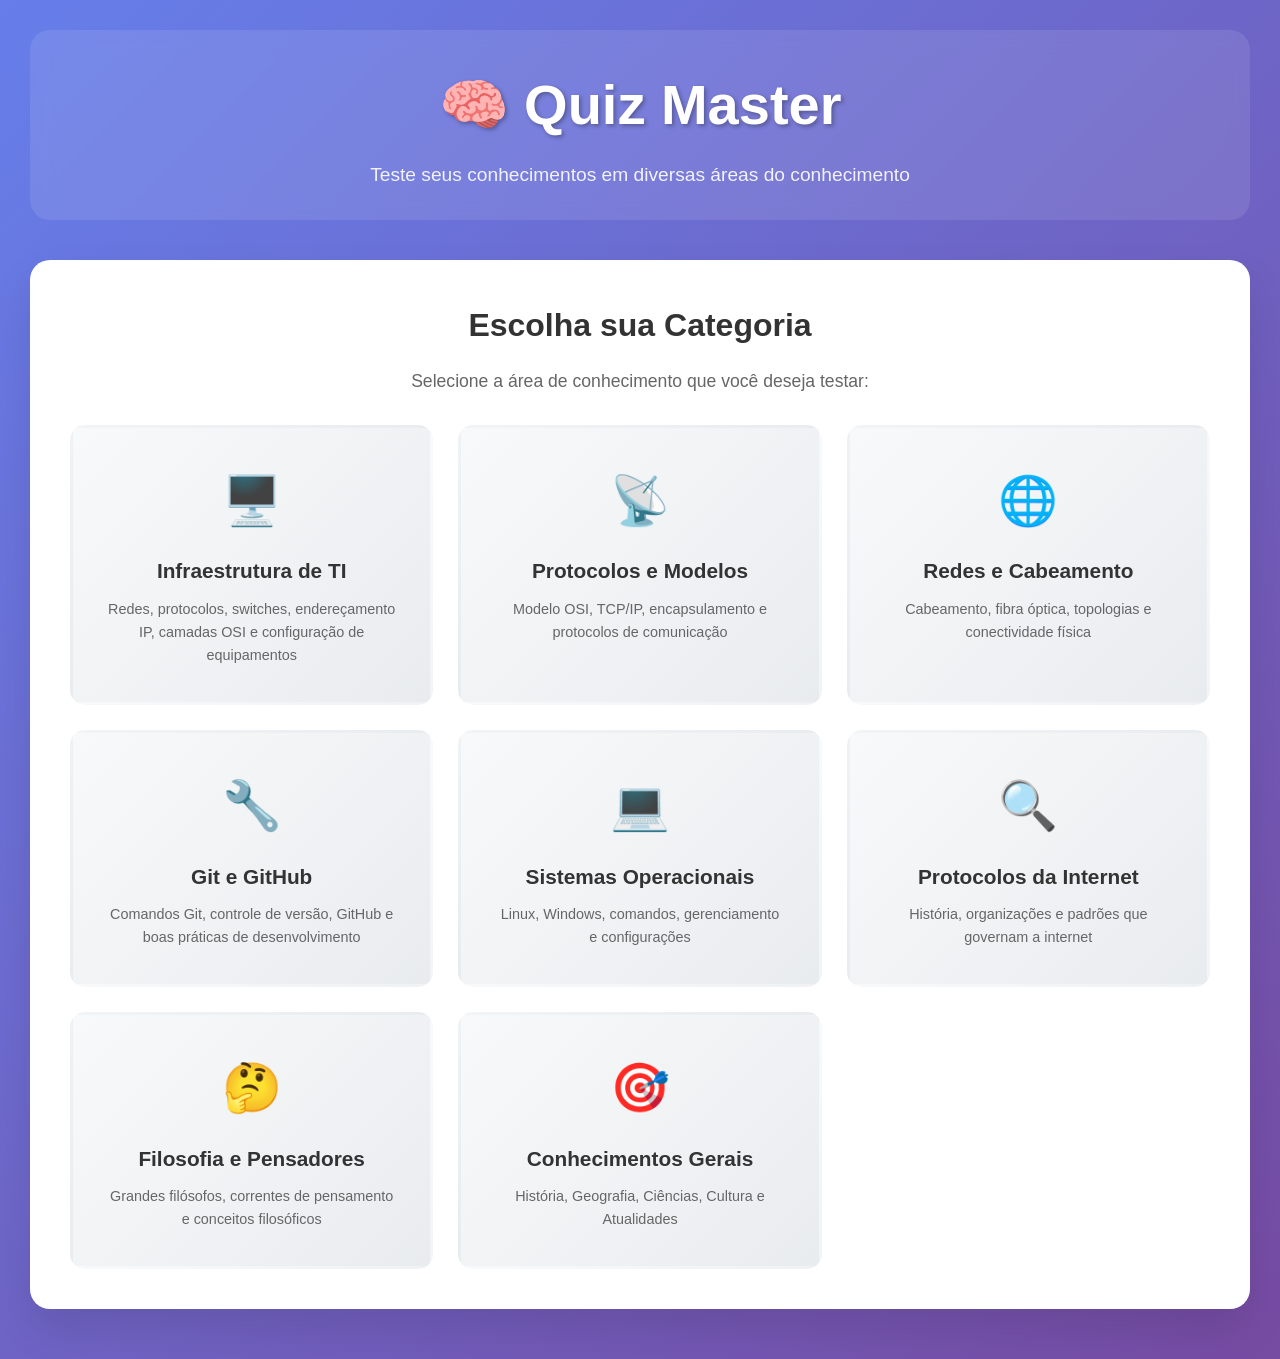
<file: index.html>
<!DOCTYPE html>
<html lang="pt-BR">
<head>
    <meta charset="UTF-8">
    <meta name="viewport" content="width=device-width, initial-scale=1.0">
    <meta name="description" content="Quiz interativo com múltiplas categorias: Infraestrutura de TI, Protocolos, Redes, Filosofia e Conhecimentos Gerais">
    <meta name="keywords" content="quiz, tecnologia, filosofia, conhecimentos gerais, TI, redes">
    <meta name="author" content="Quiz Master">
    <title>Quiz Master - Teste seus Conhecimentos</title>
    
    <!-- Favicon -->
    <link rel="icon" type="image/svg+xml" href="assets/images/favicon.svg">
    <link rel="icon" type="image/png" sizes="32x32" href="[data-uri]">
    
    <!-- CSS Files -->
    <link rel="stylesheet" href="assets/css/styles.css">
    <link rel="stylesheet" href="assets/css/components.css">
    <link rel="stylesheet" href="assets/css/responsive.css">
</head>
<body>
    <div class="container">
        <!-- Header -->
        <header>
            <h1>🧠 Quiz Master</h1>
            <p>Teste seus conhecimentos em diversas áreas do conhecimento</p>
        </header>

        <!-- Seleção de Categoria -->
        <div class="category-selection" id="categorySelection">
            <h2>Escolha sua Categoria</h2>
            <p>Selecione a área de conhecimento que você deseja testar:</p>
            
            <div class="category-grid">
                <div class="category-card" onclick="selectCategory('infraestrutura')">
                    <span class="category-icon">🖥️</span>
                    <div class="category-title">Infraestrutura de TI</div>
                    <div class="category-desc">Redes, protocolos, switches, endereçamento IP, camadas OSI e configuração de equipamentos</div>
                </div>
                
                <div class="category-card" onclick="selectCategory('protocolos')">
                    <span class="category-icon">📡</span>
                    <div class="category-title">Protocolos e Modelos</div>
                    <div class="category-desc">Modelo OSI, TCP/IP, encapsulamento e protocolos de comunicação</div>
                </div>
                
                <div class="category-card" onclick="selectCategory('redes')">
                    <span class="category-icon">🌐</span>
                    <div class="category-title">Redes e Cabeamento</div>
                    <div class="category-desc">Cabeamento, fibra óptica, topologias e conectividade física</div>
                </div>
                
                <div class="category-card" onclick="selectCategory('git')">
                    <span class="category-icon">🔧</span>
                    <div class="category-title">Git e GitHub</div>
                    <div class="category-desc">Comandos Git, controle de versão, GitHub e boas práticas de desenvolvimento</div>
                </div>
                
                <div class="category-card" onclick="selectCategory('sistemas')">
                    <span class="category-icon">💻</span>
                    <div class="category-title">Sistemas Operacionais</div>
                    <div class="category-desc">Linux, Windows, comandos, gerenciamento e configurações</div>
                </div>
                
                <div class="category-card" onclick="selectCategory('internet')">
                    <span class="category-icon">🔍</span>
                    <div class="category-title">Protocolos da Internet</div>
                    <div class="category-desc">História, organizações e padrões que governam a internet</div>
                </div>
                
                <div class="category-card" onclick="selectCategory('filosofia')">
                    <span class="category-icon">🤔</span>
                    <div class="category-title">Filosofia e Pensadores</div>
                    <div class="category-desc">Grandes filósofos, correntes de pensamento e conceitos filosóficos</div>
                </div>
                
                <div class="category-card" onclick="selectCategory('geral')">
                    <span class="category-icon">🎯</span>
                    <div class="category-title">Conhecimentos Gerais</div>
                    <div class="category-desc">História, Geografia, Ciências, Cultura e Atualidades</div>
                </div>
            </div>
        </div>

        <!-- Container do Quiz -->
        <div class="quiz-container" id="quizContainer">
            <div class="quiz-header">
                <h2 id="categoryTitle">Categoria Selecionada</h2>
                <p id="categorySubtitle">Teste seus conhecimentos</p>
            </div>

            <div class="stats-bar">
                <div class="stat-item">
                    <div class="stat-number" id="currentQuestionNum">1</div>
                    <div class="stat-label">Pergunta</div>
                </div>
                <div class="stat-item">
                    <div class="stat-number" id="currentScore">0</div>
                    <div class="stat-label">Acertos</div>
                </div>
                <div class="stat-item">
                    <div class="stat-number" id="totalQuestions">10</div>
                    <div class="stat-label">Total</div>
                </div>
            </div>

            <div class="progress-container">
                <div class="progress-bar">
                    <div class="progress-fill" id="progressBar" style="width: 10%"></div>
                </div>
            </div>

            <div id="questionsContainer">
                <!-- As perguntas serão inseridas aqui dinamicamente -->
            </div>

            <div class="controls">
                <button class="btn secondary" onclick="goBack()">⬅️ Voltar</button>
                <button class="btn" id="nextBtn" onclick="nextQuestion()" disabled>Próxima ➡️</button>
                <button class="btn" id="finishBtn" onclick="finishQuiz()" style="display: none;">🏁 Finalizar</button>
            </div>
        </div>

        <!-- Resultados -->
        <div class="results" id="results">
            <h2>🎉 Quiz Concluído!</h2>
            <div class="score-display" id="finalScore"></div>
            <div class="performance-message" id="performanceMessage"></div>
            <div class="controls">
                <button class="btn" onclick="restartQuiz()">🔄 Novo Quiz</button>
                <button class="btn secondary" onclick="goToCategories()">📚 Escolher Categoria</button>
            </div>
        </div>
    </div>

    <!-- JavaScript Files -->
    <script src="assets/js/questions.js"></script>
    <script src="assets/js/utils.js"></script>
    <script src="assets/js/app.js"></script>
</body>
</html>
</file>
<file: assets/css/styles.css>
/* ============================================
   QUIZ MASTER - ESTILOS PRINCIPAIS
   ============================================ */

/* Reset e configurações básicas */
* {
    margin: 0;
    padding: 0;
    box-sizing: border-box;
}

body {
    font-family: 'Segoe UI', Tahoma, Geneva, Verdana, sans-serif;
    line-height: 1.6;
    color: #333;
    background: linear-gradient(135deg, #667eea 0%, #764ba2 100%);
    min-height: 100vh;
}

.container {
    max-width: 1200px;
    margin: 0 auto;
    padding: 20px;
}

/* ============================================
   HEADER
   ============================================ */
header {
    text-align: center;
    margin-bottom: 40px;
    color: white;
    padding: 30px;
    background: rgba(255,255,255,0.1);
    border-radius: 20px;
    backdrop-filter: blur(10px);
}

header h1 {
    font-size: 3em;
    margin-bottom: 10px;
    text-shadow: 2px 2px 4px rgba(0,0,0,0.3);
    animation: pulse 2s infinite;
}

@keyframes pulse {
    0% { transform: scale(1); }
    50% { transform: scale(1.05); }
    100% { transform: scale(1); }
}

header p {
    font-size: 1.2em;
    opacity: 0.9;
}

/* ============================================
   BOTÕES
   ============================================ */
.btn {
    background: linear-gradient(135deg, #667eea 0%, #764ba2 100%);
    color: white;
    border: none;
    padding: 15px 30px;
    border-radius: 25px;
    font-size: 16px;
    cursor: pointer;
    transition: all 0.3s ease;
    position: relative;
    overflow: hidden;
    margin: 0 5px;
}

.btn::before {
    content: '';
    position: absolute;
    top: 50%;
    left: 50%;
    width: 0;
    height: 0;
    background: rgba(255,255,255,0.3);
    border-radius: 50%;
    transition: all 0.3s ease;
    transform: translate(-50%, -50%);
}

.btn:hover::before {
    width: 300px;
    height: 300px;
}

.btn:hover {
    transform: translateY(-3px);
    box-shadow: 0 10px 25px rgba(0,0,0,0.2);
}

.btn:disabled {
    opacity: 0.5;
    cursor: not-allowed;
    transform: none;
}

.btn:disabled:hover {
    transform: none;
    box-shadow: none;
}

.btn.secondary {
    background: #6c757d;
}

.btn.secondary:hover {
    background: #5a6268;
}

/* ============================================
   ANIMAÇÕES GLOBAIS
   ============================================ */
@keyframes fadeIn {
    from { opacity: 0; transform: translateY(20px); }
    to { opacity: 1; transform: translateY(0); }
}

@keyframes slideDown {
    from { opacity: 0; transform: translateY(-10px); }
    to { opacity: 1; transform: translateY(0); }
}

@keyframes shimmer {
    0% { transform: translateX(-100%); }
    100% { transform: translateX(100%); }
}

@keyframes celebration {
    0%, 100% { transform: scale(1); }
    50% { transform: scale(1.05); }
}

/* ============================================
   UTILITÁRIOS
   ============================================ */
.text-center {
    text-align: center;
}

.hidden {
    display: none;
}

.show {
    display: block;
    animation: fadeIn 0.5s ease-in;
}

/* ============================================
   CORES E VARIÁVEIS
   ============================================ */
:root {
    --primary-gradient: linear-gradient(135deg, #667eea 0%, #764ba2 100%);
    --secondary-color: #6c757d;
    --success-color: #28a745;
    --error-color: #dc3545;
    --warning-color: #ffc107;
    --info-color: #17a2b8;
    --light-gray: #f8f9fa;
    --medium-gray: #e9ecef;
    --border-color: #e1e5e9;
    --text-color: #333;
    --shadow-light: 0 5px 15px rgba(0,0,0,0.1);
    --shadow-medium: 0 10px 25px rgba(0,0,0,0.2);
    --shadow-heavy: 0 20px 40px rgba(0,0,0,0.1);
}
</file>
<file: assets/css/components.css>
/* ============================================
   COMPONENTES ESPECÍFICOS DO QUIZ
   ============================================ */

/* ============================================
   SELEÇÃO DE CATEGORIAS
   ============================================ */
.category-selection {
    background: white;
    border-radius: 20px;
    padding: 40px;
    box-shadow: var(--shadow-heavy);
    margin-bottom: 20px;
    text-align: center;
}

.category-selection h2 {
    font-size: 2em;
    margin-bottom: 15px;
    color: var(--text-color);
}

.category-selection p {
    font-size: 1.1em;
    color: #666;
    margin-bottom: 20px;
}

.category-grid {
    display: grid;
    grid-template-columns: repeat(auto-fit, minmax(250px, 1fr));
    gap: 20px;
    margin-top: 30px;
}

.category-card {
    background: linear-gradient(135deg, var(--light-gray) 0%, var(--medium-gray) 100%);
    border: 3px solid transparent;
    border-radius: 15px;
    padding: 30px;
    cursor: pointer;
    transition: all 0.3s ease;
    position: relative;
    overflow: hidden;
}

.category-card::before {
    content: '';
    position: absolute;
    top: 0;
    left: -100%;
    width: 100%;
    height: 100%;
    background: linear-gradient(90deg, transparent, rgba(255, 255, 255, 0.8), transparent);
    transition: left 0.5s;
}

.category-card:hover::before {
    left: 100%;
}

.category-card:hover {
    transform: translateY(-5px);
    box-shadow: var(--shadow-medium);
    border-color: #667eea;
}

.category-icon {
    font-size: 3em;
    margin-bottom: 15px;
    display: block;
}

.category-title {
    font-size: 1.3em;
    font-weight: bold;
    color: var(--text-color);
    margin-bottom: 10px;
}

.category-desc {
    color: #666;
    font-size: 0.9em;
}

/* ============================================
   CONTAINER DO QUIZ
   ============================================ */
.quiz-container {
    background: white;
    border-radius: 20px;
    padding: 40px;
    box-shadow: var(--shadow-heavy);
    display: none;
}

.quiz-header {
    text-align: center;
    margin-bottom: 30px;
    padding: 20px;
    background: var(--primary-gradient);
    color: white;
    border-radius: 15px;
}

.quiz-header h2 {
    font-size: 1.8em;
    margin-bottom: 10px;
}

.quiz-header p {
    font-size: 1em;
    opacity: 0.9;
}

/* ============================================
   ESTATÍSTICAS E PROGRESSO
   ============================================ */
.stats-bar {
    display: flex;
    justify-content: space-between;
    margin-bottom: 20px;
    padding: 15px;
    background: rgba(102, 126, 234, 0.1);
    border-radius: 10px;
}

.stat-item {
    text-align: center;
}

.stat-number {
    font-size: 1.5em;
    font-weight: bold;
    color: #667eea;
}

.stat-label {
    font-size: 0.9em;
    color: #666;
}

.progress-container {
    margin-bottom: 30px;
}

.progress-bar {
    background: var(--border-color);
    border-radius: 25px;
    height: 10px;
    overflow: hidden;
}

.progress-fill {
    background: var(--primary-gradient);
    height: 100%;
    border-radius: 25px;
    transition: width 0.5s ease;
    position: relative;
}

.progress-fill::after {
    content: '';
    position: absolute;
    top: 0;
    left: 0;
    right: 0;
    bottom: 0;
    background: linear-gradient(90deg, transparent, rgba(255, 255, 255, 0.3), transparent);
    animation: shimmer 2s infinite;
}

/* ============================================
   PERGUNTAS E OPÇÕES
   ============================================ */
.question-container {
    display: none;
    background: var(--light-gray);
    border-radius: 15px;
    padding: 30px;
    margin-bottom: 20px;
}

.question-container.active {
    display: block;
    animation: fadeIn 0.5s ease-in;
}

.question-text {
    font-size: 1.2em;
    margin-bottom: 25px;
    color: var(--text-color);
    font-weight: 500;
}

.options-container {
    display: grid;
    gap: 15px;
}

.option {
    background: white;
    border: 2px solid var(--border-color);
    border-radius: 12px;
    padding: 15px 20px;
    cursor: pointer;
    transition: all 0.3s ease;
    position: relative;
}

.option:hover {
    border-color: #667eea;
    background: #f0f4ff;
    transform: translateX(5px);
}

.option.selected {
    border-color: #667eea;
    background: #667eea;
    color: white;
}

.option.correct {
    border-color: var(--success-color);
    background: var(--success-color);
    color: white;
    animation: correctPulse 0.5s;
}

.option.incorrect {
    border-color: var(--error-color);
    background: var(--error-color);
    color: white;
    animation: incorrectShake 0.5s;
}

@keyframes correctPulse {
    0% {
        transform: scale(1);
    }

    50% {
        transform: scale(1.05);
    }

    100% {
        transform: scale(1);
    }
}

@keyframes incorrectShake {

    0%,
    100% {
        transform: translateX(0);
    }

    25% {
        transform: translateX(-5px);
    }

    75% {
        transform: translateX(5px);
    }
}

/* ============================================
   EXPLICAÇÕES
   ============================================ */
.explanation {
    background: #fff3cd;
    border: 1px solid var(--warning-color);
    border-radius: 8px;
    padding: 15px;
    margin-top: 20px;
    display: none;
}

.explanation.show {
    display: block;
    animation: slideDown 0.3s ease-out;
}

.explanation strong {
    color: #856404;
}

/* ============================================
   CONTROLES
   ============================================ */
.controls {
    display: flex;
    justify-content: center;
    gap: 15px;
    margin-top: 30px;
}

/* ============================================
   RESULTADOS
   ============================================ */
.results {
    text-align: center;
    background: var(--primary-gradient);
    color: white;
    border-radius: 20px;
    padding: 40px;
    display: none;
}

.results.show {
    display: block;
    animation: celebration 1s ease-in-out;
}

.score-display {
    font-size: 3em;
    margin: 20px 0;
    text-shadow: 2px 2px 4px rgba(0, 0, 0, 0.3);
}

.performance-message {
    font-size: 1.2em;
    margin: 20px 0;
    opacity: 0.9;
}

/* ============================================
   ELEMENTOS ESPECIAIS
   ============================================ */
.loading-spinner {
    display: inline-block;
    width: 20px;
    height: 20px;
    border: 3px solid rgba(255, 255, 255, .3);
    border-radius: 50%;
    border-top-color: #fff;
    animation: spin 1s ease-in-out infinite;
}

@keyframes spin {
    to {
        transform: rotate(360deg);
    }
}

.tooltip {
    position: relative;
    cursor: help;
}

.tooltip::after {
    content: attr(data-tooltip);
    position: absolute;
    bottom: 100%;
    left: 50%;
    transform: translateX(-50%);
    background: rgba(0, 0, 0, 0.8);
    color: white;
    padding: 5px 10px;
    border-radius: 4px;
    font-size: 12px;
    white-space: nowrap;
    opacity: 0;
    pointer-events: none;
    transition: opacity 0.3s;
    z-index: 1000;
}

.tooltip:hover::after {
    opacity: 1;
}

/* ============================================
   BADGES E INDICADORES
   ============================================ */
.badge {
    display: inline-block;
    padding: 4px 8px;
    background: var(--primary-gradient);
    color: white;
    border-radius: 12px;
    font-size: 0.75em;
    font-weight: bold;
    text-transform: uppercase;
}

.badge.success {
    background: var(--success-color);
}

.badge.error {
    background: var(--error-color);
}

.badge.warning {
    background: var(--warning-color);
    color: #333;
}

/* ============================================
   CARDS INFORMATIVOS
   ============================================ */
.info-card {
    background: white;
    border-radius: 12px;
    padding: 20px;
    box-shadow: var(--shadow-light);
    margin: 15px 0;
    border-left: 4px solid var(--primary-color);
}

.info-card h3 {
    color: var(--text-color);
    margin-bottom: 10px;
}

.info-card p {
    color: #666;
    font-size: 0.9em;
}

/* ============================================
   ESTADOS DE CARREGAMENTO
   ============================================ */
.loading {
    opacity: 0.5;
    pointer-events: none;
    position: relative;
}

.loading::after {
    content: '';
    position: absolute;
    top: 50%;
    left: 50%;
    width: 20px;
    height: 20px;
    margin: -10px 0 0 -10px;
    border: 2px solid #f3f3f3;
    border-top: 2px solid #667eea;
    border-radius: 50%;
    animation: spin 1s linear infinite;
}

/* ============================================
   ALERTAS E NOTIFICAÇÕES
   ============================================ */
.alert {
    padding: 15px;
    border-radius: 8px;
    margin: 15px 0;
    border: 1px solid transparent;
}

.alert.info {
    background: #d1ecf1;
    border-color: #95dde8;
    color: #0c5460;
}

.alert.success {
    background: #baefc7;
    border-color: #c3e6cb;
    color: #317040;
}

.alert.warning {
    background: #fff3cd;
    border-color: #ecd380;
    color: #957104;
}

.alert.error {
    background: #f8d7da;
    border-color: #f5c6cb;
    color: #892c35;
}
</file>
<file: assets/css/responsive.css>
/* ============================================
   RESPONSIVIDADE - MEDIA QUERIES
   ============================================ */

/* ============================================
   TABLETS - 768px e abaixo
   ============================================ */
@media (max-width: 768px) {
    .container {
        padding: 10px;
    }
    
    header h1 {
        font-size: 2.5em;
    }
    
    header p {
        font-size: 1em;
    }
    
    .category-grid {
        grid-template-columns: 1fr;
        gap: 15px;
    }
    
    .category-card {
        padding: 25px;
    }
    
    .category-icon {
        font-size: 2.5em;
    }
    
    .category-title {
        font-size: 1.2em;
    }
    
    .quiz-container, 
    .category-selection {
        padding: 25px;
    }
    
    .quiz-header {
        padding: 15px;
    }
    
    .stats-bar {
        flex-direction: column;
        gap: 10px;
        text-align: center;
    }
    
    .question-text {
        font-size: 1.1em;
    }
    
    .controls {
        flex-direction: column;
        align-items: center;
    }
    
    .btn {
        width: 200px;
        margin: 5px 0;
    }
    
    .score-display {
        font-size: 2.5em;
    }
    
    .performance-message {
        font-size: 1.1em;
    }
}

/* ============================================
   SMARTPHONES - 480px e abaixo
   ============================================ */
@media (max-width: 480px) {
    .container {
        padding: 5px;
    }
    
    header {
        padding: 20px;
        margin-bottom: 20px;
    }
    
    header h1 {
        font-size: 2em;
    }
    
    header p {
        font-size: 0.9em;
    }
    
    .category-selection,
    .quiz-container {
        padding: 20px;
        border-radius: 15px;
    }
    
    .category-card {
        padding: 20px;
    }
    
    .category-icon {
        font-size: 2em;
    }
    
    .category-title {
        font-size: 1.1em;
    }
    
    .category-desc {
        font-size: 0.8em;
    }
    
    .quiz-header h2 {
        font-size: 1.3em;
    }
    
    .quiz-header p {
        font-size: 0.9em;
    }
    
    .stat-number {
        font-size: 1.3em;
    }
    
    .stat-label {
        font-size: 0.8em;
    }
    
    .question-container {
        padding: 20px;
    }
    
    .question-text {
        font-size: 1em;
    }
    
    .option {
        padding: 12px 15px;
        font-size: 0.9em;
    }
    
    .btn {
        padding: 12px 20px;
        font-size: 14px;
        width: 180px;
    }
    
    .results {
        padding: 30px 20px;
    }
    
    .score-display {
        font-size: 2em;
    }
    
    .performance-message {
        font-size: 1em;
    }
}

/* ============================================
   TELAS GRANDES - 1200px e acima
   ============================================ */
@media (min-width: 1200px) {
    .container {
        max-width: 1400px;
        padding: 30px;
    }
    
    header h1 {
        font-size: 3.5em;
    }
    
    .category-grid {
        grid-template-columns: repeat(auto-fit, minmax(280px, 1fr));
        gap: 25px;
    }
    
    .category-card {
        padding: 35px;
    }
    
    .quiz-container {
        padding: 50px;
    }
    
    .question-text {
        font-size: 1.3em;
    }
    
    .option {
        padding: 18px 25px;
        font-size: 1em;
    }
}

/* ============================================
   ORIENTAÇÃO PAISAGEM EM DISPOSITIVOS MÓVEIS
   ============================================ */
@media (max-height: 600px) and (orientation: landscape) {
    header {
        padding: 15px;
        margin-bottom: 20px;
    }
    
    header h1 {
        font-size: 2em;
    }
    
    .category-grid {
        grid-template-columns: repeat(auto-fit, minmax(200px, 1fr));
        gap: 15px;
    }
    
    .category-card {
        padding: 20px;
    }
    
    .quiz-container {
        padding: 25px;
    }
    
    .question-container {
        padding: 20px;
    }
}

/* ============================================
   IMPRESSÃO
   ============================================ */
@media print {
    body {
        background: white !important;
    }
    
    .container {
        max-width: 100%;
        padding: 0;
    }
    
    .quiz-container,
    .category-selection {
        box-shadow: none;
        border: 1px solid #ccc;
    }
    
    .btn {
        display: none;
    }
    
    .controls {
        display: none;
    }
    
    .progress-bar {
        display: none;
    }
}

/* ============================================
   ALTA RESOLUÇÃO - TELAS RETINA
   ============================================ */
@media (-webkit-min-device-pixel-ratio: 2), (min-resolution: 192dpi) {
    /* Otimizações para telas de alta resolução */
    .category-icon {
        -webkit-font-smoothing: antialiased;
        -moz-osx-font-smoothing: grayscale;
    }
}
</file>
